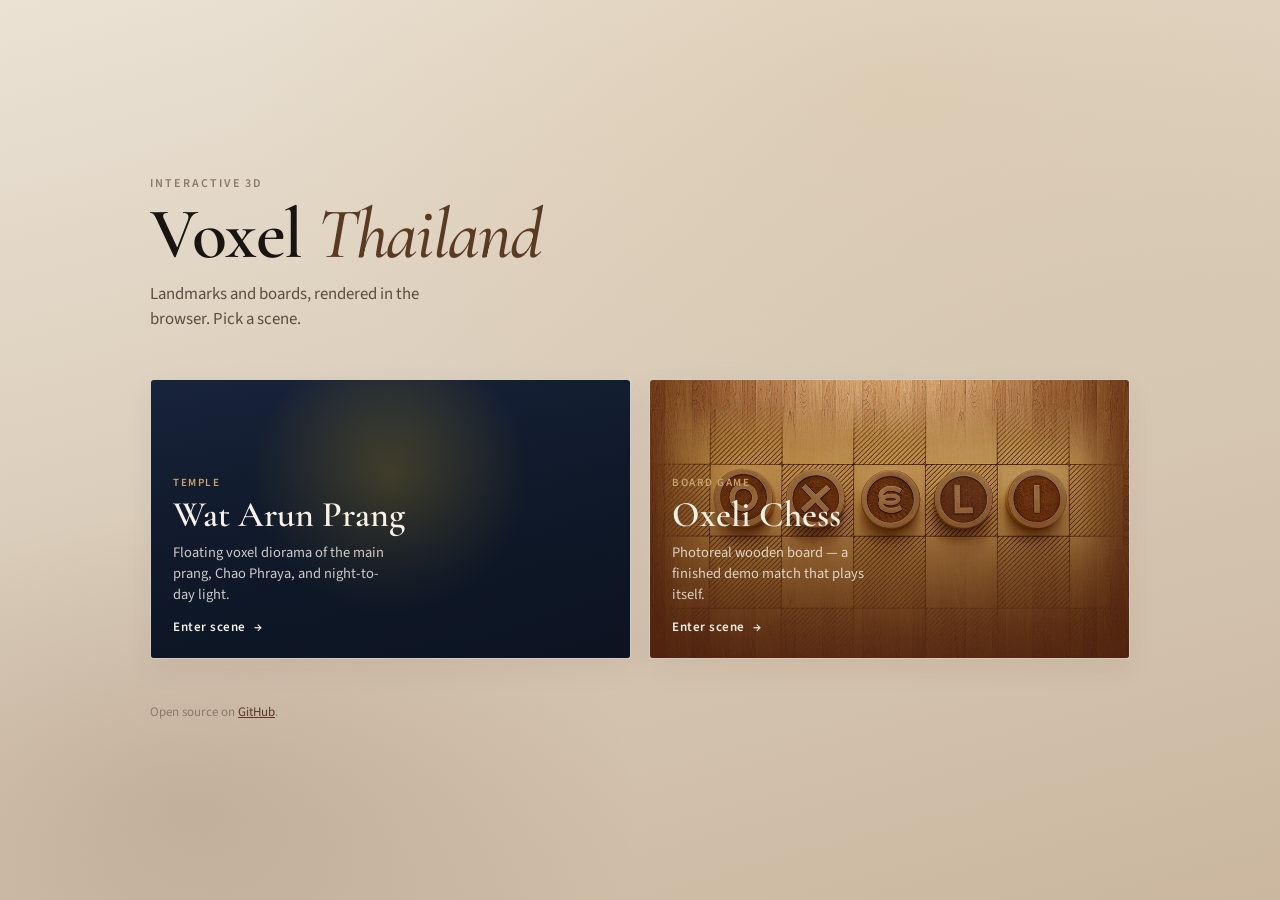
<file: index.html>
<!doctype html>
<html lang="en">
<head>
<meta charset="utf-8">
<meta name="viewport" content="width=device-width, initial-scale=1, viewport-fit=cover">
<meta name="description" content="Voxel Thailand — interactive 3D landmarks and boards.">
<title>Voxel Thailand</title>
<link rel="preconnect" href="https://fonts.googleapis.com">
<link rel="preconnect" href="https://fonts.gstatic.com" crossorigin>
<link href="https://fonts.googleapis.com/css2?family=Cormorant+Garamond:wght@500;600&family=Source+Sans+3:wght@400;500;600&display=swap" rel="stylesheet">
<style>
:root{
  --ink:#1a1410;
  --cream:#f3ebe0;
  --muted:#8a7a6a;
  --gold:#c9a46a;
  --line:rgba(26,20,16,.12);
  --card:rgba(243,235,224,.88);
  --display:"Cormorant Garamond",Georgia,serif;
  --body:"Source Sans 3",system-ui,sans-serif;
}
*{box-sizing:border-box}
html,body{height:100%;margin:0}
body{
  color:var(--ink);
  font:400 16px/1.45 var(--body);
  background:
    radial-gradient(1200px 700px at 70% 10%, rgba(201,164,106,.18), transparent 55%),
    radial-gradient(900px 600px at 15% 90%, rgba(74,32,14,.12), transparent 50%),
    linear-gradient(165deg,#ebe2d4 0%,#d9cbb8 48%,#cbb79f 100%);
  min-height:100%;
}
.wrap{min-height:100%;display:grid;place-items:center;padding:clamp(24px,5vw,56px)}
.stage{width:min(980px,100%)}
header{margin-bottom:clamp(28px,5vw,48px)}
.kicker{
  margin:0 0 10px;font:600 12px/1 var(--body);letter-spacing:.18em;text-transform:uppercase;color:var(--muted);
}
h1{
  margin:0;font:600 clamp(42px,8vw,72px)/.95 var(--display);letter-spacing:-.02em;
}
h1 em{font-style:italic;color:#5a3a22;font-weight:500}
.lede{margin:14px 0 0;max-width:36ch;color:#5c4d40;font-size:1.05rem}

.grid{
  display:grid;gap:18px;
  grid-template-columns:repeat(2,minmax(0,1fr));
}
@media (max-width:720px){.grid{grid-template-columns:1fr}}

a.card{
  position:relative;display:block;overflow:hidden;text-decoration:none;color:inherit;
  border:1px solid var(--line);border-radius:4px;background:var(--card);
  backdrop-filter:blur(8px);-webkit-backdrop-filter:blur(8px);
  min-height:280px;transition:transform .35s ease, box-shadow .35s ease;
  box-shadow:0 10px 30px rgba(60,35,15,.06);
}
a.card:hover{transform:translateY(-4px);box-shadow:0 18px 40px rgba(60,35,15,.12)}
a.card:focus-visible{outline:2px solid var(--gold);outline-offset:3px}
.visual{
  position:absolute;inset:0;background-size:cover;background-position:center;
  transform:scale(1.02);transition:transform .7s ease;
}
a.card:hover .visual{transform:scale(1.06)}
.wat .visual{
  background:
    linear-gradient(180deg, rgba(12,20,34,.15), rgba(12,20,34,.72)),
    radial-gradient(circle at 50% 35%, #e8b92355, transparent 45%),
    linear-gradient(160deg,#1a2740,#0c1422);
}
.oxeli .visual{
  background:
    linear-gradient(180deg, rgba(74,32,14,.08), rgba(74,32,14,.78)),
    url("oxeli-chess/reference/images/homenew.jpg") center/cover;
}
.meta{
  position:absolute;left:0;right:0;bottom:0;padding:22px 22px 20px;
  color:#f7f1e7;
}
.meta .tag{
  display:inline-block;margin:0 0 8px;font:600 11px/1 var(--body);
  letter-spacing:.14em;text-transform:uppercase;color:var(--gold);
}
.meta h2{margin:0;font:600 clamp(28px,4vw,36px)/1.05 var(--display)}
.meta p{margin:8px 0 0;max-width:32ch;font-size:14.5px;color:rgba(247,241,231,.82)}
.meta .go{
  margin-top:16px;display:inline-flex;align-items:center;gap:8px;
  font:600 13px/1 var(--body);letter-spacing:.04em;
}
.meta .go::after{content:"→";transition:transform .25s ease}
a.card:hover .meta .go::after{transform:translateX(4px)}

footer{
  margin-top:clamp(28px,5vw,44px);color:var(--muted);font-size:13px;
}
footer a{color:#5a3a22}
</style>
</head>
<body>
  <div class="wrap">
    <div class="stage">
      <header>
        <p class="kicker">Interactive 3D</p>
        <h1>Voxel <em>Thailand</em></h1>
        <p class="lede">Landmarks and boards, rendered in the browser. Pick a scene.</p>
      </header>
      <nav class="grid" aria-label="Scenes">
        <a class="card wat" href="wat-arun-prang/">
          <div class="visual" aria-hidden="true"></div>
          <div class="meta">
            <span class="tag">Temple</span>
            <h2>Wat Arun Prang</h2>
            <p>Floating voxel diorama of the main prang, Chao Phraya, and night-to-day light.</p>
            <span class="go">Enter scene</span>
          </div>
        </a>
        <a class="card oxeli" href="oxeli-chess/">
          <div class="visual" aria-hidden="true"></div>
          <div class="meta">
            <span class="tag">Board game</span>
            <h2>Oxeli Chess</h2>
            <p>Photoreal wooden board — a finished demo match that plays itself.</p>
            <span class="go">Enter scene</span>
          </div>
        </a>
      </nav>
      <footer>
        Open source on <a href="https://github.com/jedt3d/voxel-thailand">GitHub</a>.
      </footer>
    </div>
  </div>
</body>
</html>
</file>
